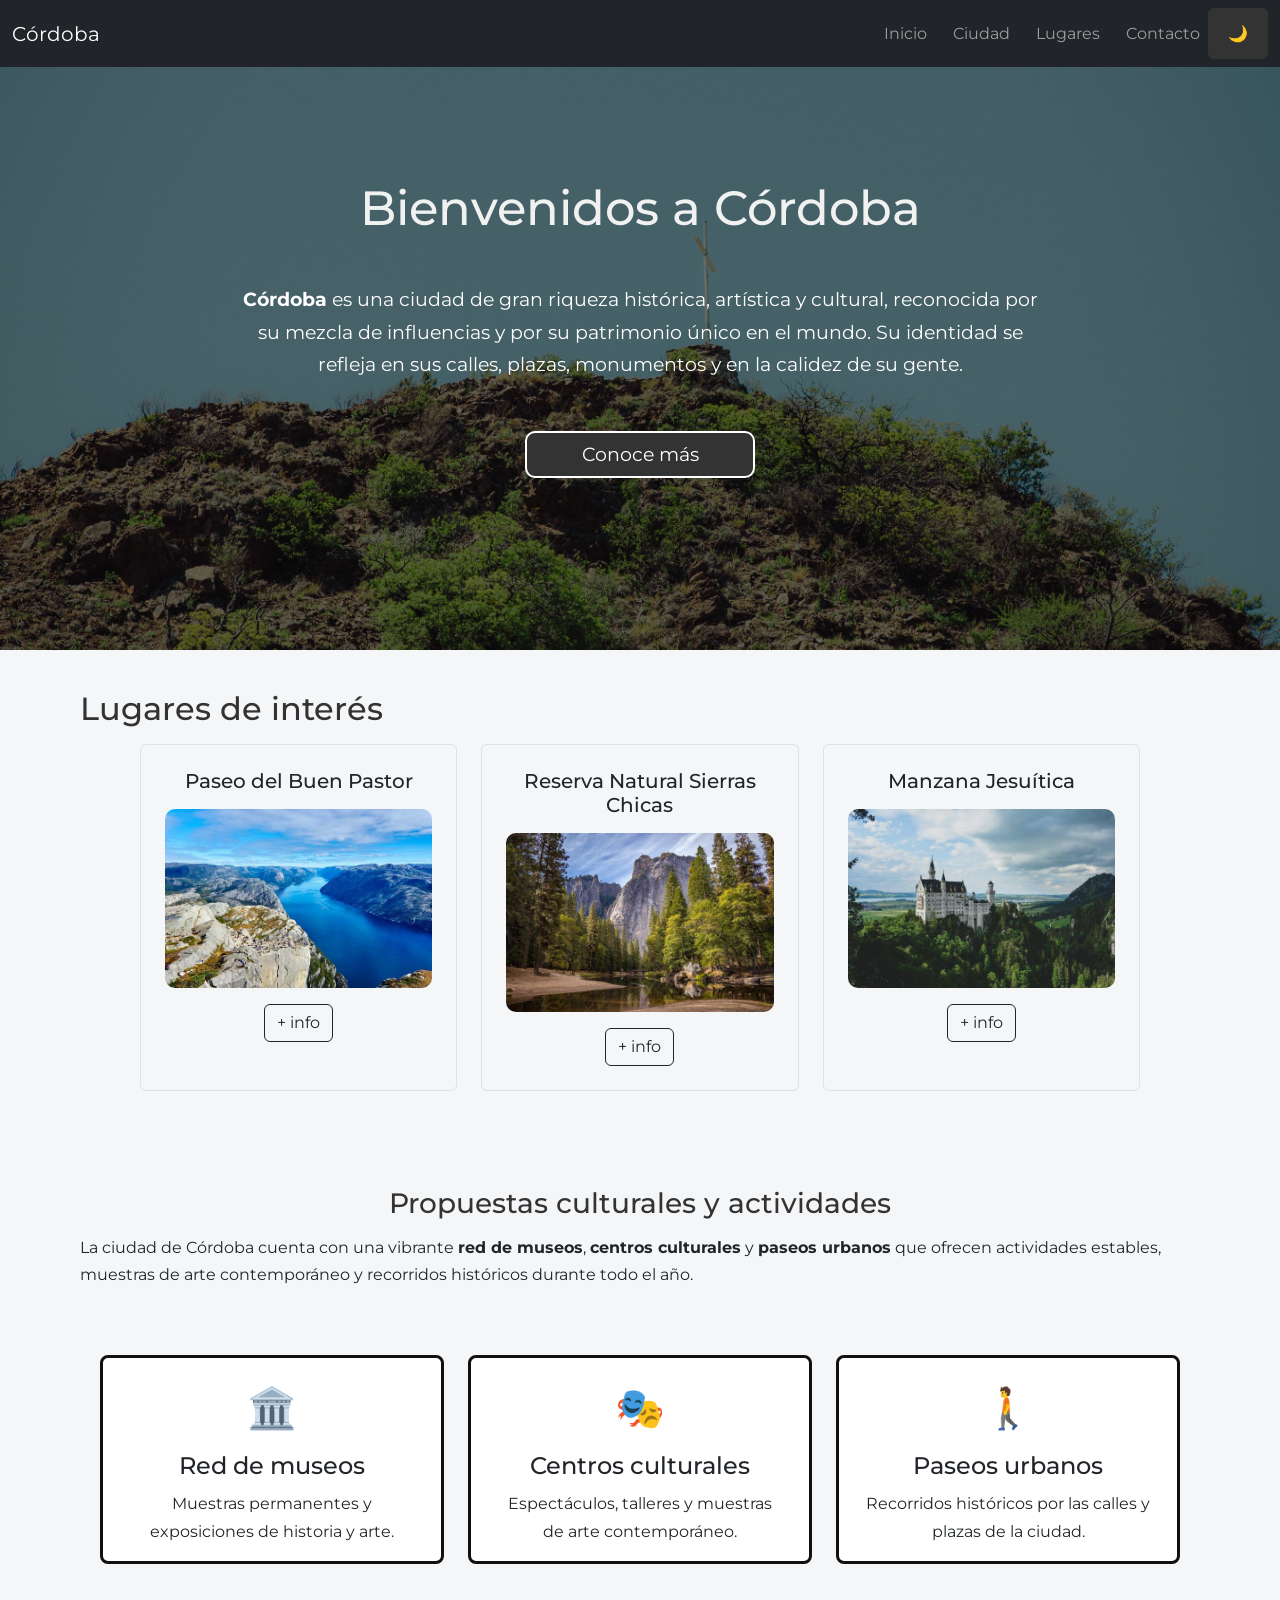
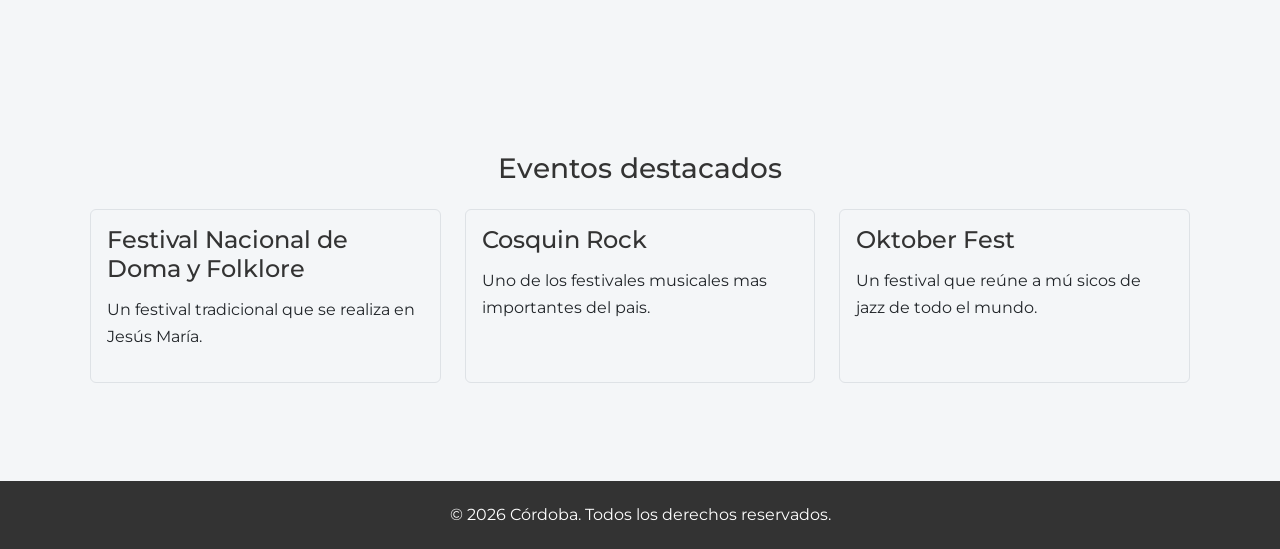
<file: index.html>
<!DOCTYPE html>
<html lang="es">
<head>
    <meta charset="UTF-8">
    <meta name="viewport" content="width=device-width, initial-scale=1.0">
    <title>Inicio | Córdoba</title>
    <link href="https://cdn.jsdelivr.net/npm/bootstrap@5.3.3/dist/css/bootstrap.min.css" rel="stylesheet">
    <link rel="stylesheet" href="css/estilos.css">
    <link rel="preconnect" href="https://fonts.googleapis.com">
<link rel="preconnect" href="https://fonts.gstatic.com" crossorigin>
<link href="https://fonts.googleapis.com/css2?family=Montserrat:ital,wght@0,100..900;1,100..900&display=swap" rel="stylesheet">
</head>
<body>
    <header>
        <nav class="navbar navbar-expand-lg navbar-dark bg-dark fixed-top" aria-label="Navegación principal">
            <div class="container-fluid">
                <!-- Navbar Brand / Logo -->
                <a class="navbar-brand" href="index.html">Córdoba</a>

                <!-- Botón Hamburguesa para celulares -->
                <button class="navbar-toggler" type="button" data-bs-toggle="collapse" data-bs-target="#navbarNav" aria-controls="navbarNav" aria-expanded="false" aria-label="Toggle navigation">
                    <span class="navbar-toggler-icon"></span>
                </button>
               
                <!-- Links del menú colapsables -->
                <div class="collapse navbar-collapse justify-content-end" id="navbarNav">
                    <ul class="navbar-nav menu">
                        <li class="nav-item"><a class="nav-link" href="index.html">Inicio</a></li>
                        <li class="nav-item"><a class="nav-link" href="ciudad.html">Ciudad</a></li>
                        <li class="nav-item"><a class="nav-link" href="lugares.html">Lugares</a></li>
                        <li class="nav-item"><a class="nav-link" href="contacto.html">Contacto</a></li>
                    </ul>
                    <button id="btn-modo">🌙</button>
                </div>
            </div>
        </nav>
    </header>

    <main aria-label="Contenido principal">

    <!-- Banner -->
    <section class="banner">
    <div class="contenido">
        <h1 id="titulo-principal">Bienvenidos a Córdoba</h1>

        <div class="descripcion">
            <p>
                <strong>Córdoba</strong> es una ciudad de gran riqueza histórica, artística y cultural,
                reconocida por su mezcla de influencias y por su patrimonio único en el mundo.
                Su identidad se refleja en sus calles, plazas, monumentos y en la calidez de su gente.
            </p>

            <div class="boton">
                <a href="ciudad.html">Conoce más</a>
            </div>
          </div>
        </div>
      </section>

<!-- Sección de lugares de interés -->
    <section aria-labelledby="lugares-titulo">
        <h2 id="lugares-titulo">Lugares de interés</h2>
         <div class="lugares">
           <ul class="row g-4 list-unstyled justify-content-center">
             <li class="col-12 col-md-4">
             <div class="tarjeta p-4 text-center rounded border h-100">
             <h3 class="h5">Paseo del Buen Pastor</h3>
            <img src="img/paseo-cba.jpg" alt="Paseo del Buen Pastor" class="img-fluid">
             <a href="lugares.html" class="btn btn-outline-dark">+ info</a>
         </div>
       </li>
      <li class="col-12 col-md-4">
        <div class="tarjeta p-4 text-center rounded border h-100">
            <h3 class="h5">Reserva Natural Sierras Chicas</h3>
            <img src="img/sierrachica-cba.jpg" alt="Reserva Natural Sierras Chicas" class="img-fluid">
             <a href="lugares.html" class="btn btn-outline-dark">+ info</a>
        </div>
      </li>
    <li class="col-12 col-md-4">
        <div class="tarjeta p-4 text-center rounded border h-100">
         <h3 class="h5">Manzana Jesuítica</h3>
         <img src="img/manzana-cba.jpg" alt="Manzana Jesuítica" class="img-fluid">
          <a href="lugares.html" class="btn btn-outline-dark">+ info</a>
        </div>
       </li>
      </ul>
            </div>
        </section>

<!-- Sección de propuestas culturales y actividades -->
        <section aria-labelledby="cultura-titulo">
            <h3 id="cultura-titulo">Propuestas culturales y actividades</h3>
            <p>
                La ciudad de Córdoba cuenta con una vibrante <strong>red de museos</strong>, <strong>centros culturales</strong> y <strong>paseos urbanos</strong> que ofrecen actividades estables,
                muestras de arte contemporáneo y recorridos históricos durante todo el año.
            </p>

    <div class="container">
        <div class="row g-4">
            <div class="col-12 col-md-4">
                <div class="card h-100 text-center">
                    <div class="card-body">
                        <div class="fs-1" aria-hidden="true">🏛️</div>
                        <h3 class="card-title h5">Red de museos</h3>
                        <p class="card-text">Muestras permanentes y exposiciones de historia y arte.</p>
                    </div>
                </div>
            </div>

            <div class="col-12 col-md-4">
                <div class="card h-100 text-center">
                    <div class="card-body">
                        <div class="fs-1" aria-hidden="true">🎭</div>
                        <h3 class="card-title h5">Centros culturales</h3>
                        <p class="card-text">Espectáculos, talleres y muestras de arte contemporáneo.</p>
                    </div>
                </div>
            </div>

            <div class="col-12 col-md-4">
                <div class="card h-100 text-center">
                    <div class="card-body">
                        <div class="fs-1" aria-hidden="true">🚶</div>
                        <h3 class="card-title h5">Paseos urbanos</h3>
                        <p class="card-text">Recorridos históricos por las calles y plazas de la ciudad.</p>
                    </div>
                </div>
            </div>
        </div>
        </section>

<!-- Sección de eventos destacados -->
        <aside class="eventos-section container my-5" aria-labelledby="eventos-titulo">
            <h3 id="eventos-titulo" class="text-center mb-4">
                Eventos destacados</h3>
            <div class="row g-4">
                <div class="col-12 col-md-4">
                    <div class="border rounded p-3 h-100">
                        <h4>Festival Nacional de Doma y Folklore</h4>
                        <p>Un festival tradicional que se realiza en Jesús María.</p>
                    </div>
                </div>

                <div class="col-12 col-md-4">
                    <div class="border rounded p-3 h-100">
                        <h4>Cosquin Rock</h4>
                        <p>Uno de los festivales musicales mas importantes del pais.</p>
                    </div>
                </div>
                <div class="col-12 col-md-4">
                    <div class="border rounded p-3 h-100">
                        <h4>Oktober Fest</h4>
                        <p>Un festival que reúne a mú sicos de jazz de todo el mundo.</p>
                    </div>
                </div>
            </div>


            
        </aside>
    </main>

    <footer>
        
        <p>&copy; 2026 Córdoba. Todos los derechos reservados.</p>
    </footer>
   
    <script src="https://cdn.jsdelivr.net/npm/bootstrap@5.3.3/dist/js/bootstrap.bundle.min.js"></script>
    <script src="js/main.js"></script>
</body>
</html>
</file>
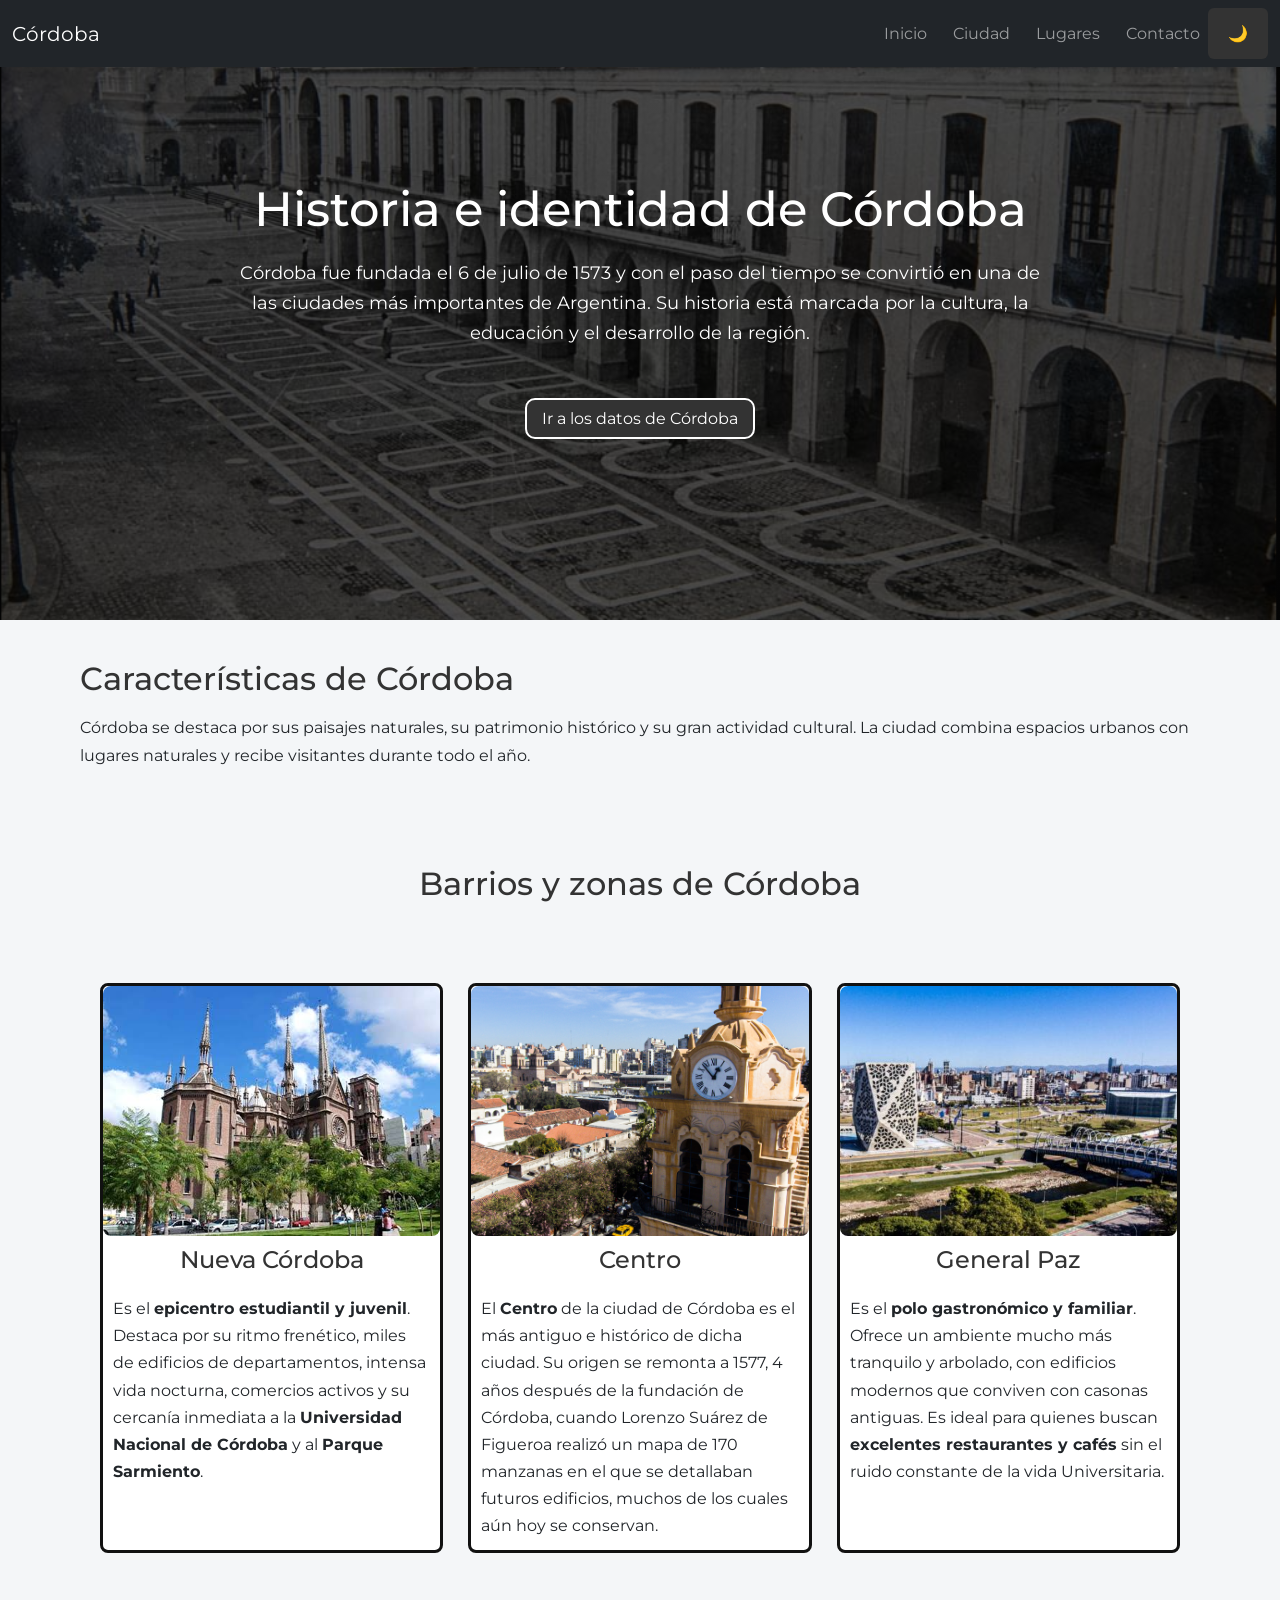
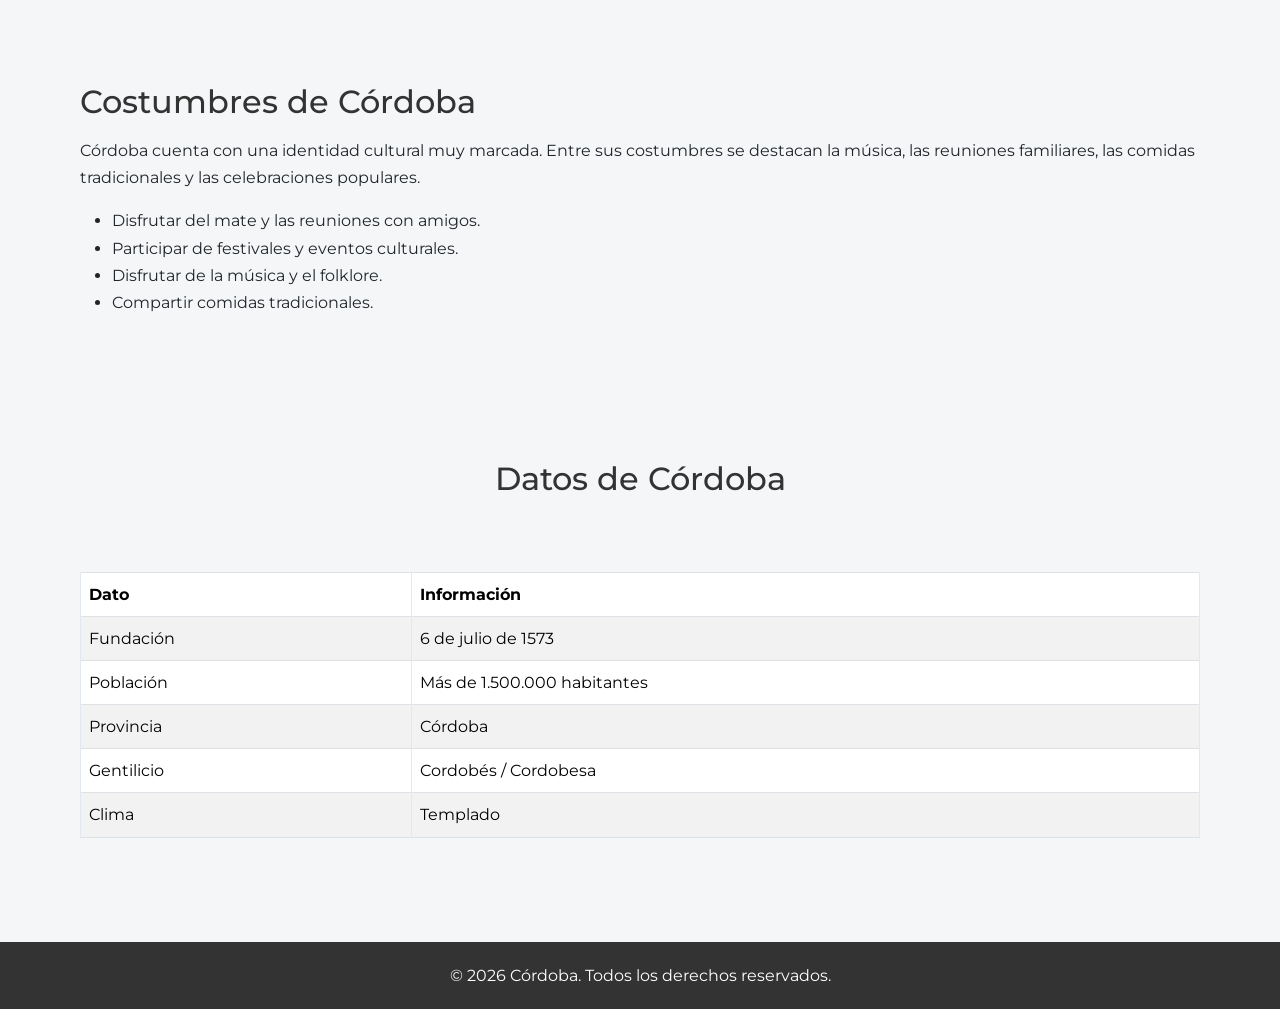
<file: ciudad.html>
<!DOCTYPE html>
<html lang="es">
<head>
    <meta charset="UTF-8">
    <meta name="viewport" content="width=device-width, initial-scale=1.0">
    <link href="https://cdn.jsdelivr.net/npm/bootstrap@5.3.3/dist/css/bootstrap.min.css" rel="stylesheet">
    <title>Ciudad | Córdoba</title>
    <link rel="stylesheet" href="css/estilos.css">
    <link rel="preconnect" href="https://fonts.googleapis.com">
    <link rel="preconnect" href="https://fonts.gstatic.com/" crossorigin>
    <link href="https://fonts.googleapis.com/css2?family=Montserrat:ital,wght@0,100..900;1,100..900&display=swap" rel="stylesheet">

</head>

<body>
    <header>
        <nav class="navbar navbar-expand-lg navbar-dark bg-dark fixed-top" aria-label="Navegación principal">
            <div class="container-fluid">
                <!-- Navbar Brand / Logo -->
                <a class="navbar-brand" href="index.html">Córdoba</a>

                <!-- Botón Hamburguesa para celulares -->
                <button class="navbar-toggler" type="button" data-bs-toggle="collapse" data-bs-target="#navbarNav" aria-controls="navbarNav" aria-expanded="false" aria-label="Toggle navigation">
                    <span class="navbar-toggler-icon"></span>
                </button>

                <!-- Links del menú colapsables -->
                <div class="collapse navbar-collapse justify-content-end" id="navbarNav">
                    <ul class="navbar-nav menu">
                        <li class="nav-item"><a class="nav-link" href="index.html">Inicio</a></li>
                        <li class="nav-item"><a class="nav-link" href="ciudad.html">Ciudad</a></li>
                        <li class="nav-item"><a class="nav-link" href="lugares.html">Lugares</a></li>
                        <li class="nav-item"><a class="nav-link" href="contacto.html">Contacto</a></li>
                    </ul>
                    <button id="btn-modo">🌙</button>
                </div>
            </div>
        </nav>
    </header>

    <main aria-label="Contenido principal">
    <section class="hero">
    <h1>Historia e identidad de Córdoba</h1>

    <p>
        Córdoba fue fundada el 6 de julio de 1573 y con el paso del tiempo se convirtió
        en una de las ciudades más importantes de Argentina. Su historia
        está marcada por la cultura, la educación y el desarrollo de la región.
    </p>

    <div class="boton">
        <a href="#datos">Ir a los datos de Córdoba</a>
    </div>
    </section>
    <section>
    <h2>Características de Córdoba</h2>

    <p>
        Córdoba se destaca por sus paisajes naturales, su patrimonio
        histórico y su gran actividad cultural. La ciudad combina
        espacios urbanos con lugares naturales y recibe visitantes
        durante todo el año.
    </p>
    </section>
    <section class="barrios">
    <h2 >Barrios y zonas de Córdoba</h2>
    <div class="container">
     <article class="card">
        <img src="img/Nueva cordoba.png"
         alt="Imagen de Nueva Córdoba">
        <h3>Nueva Córdoba</h3>
        <p>
        Es el <strong>epicentro estudiantil y juvenil</strong>. Destaca por su ritmo frenético, 
        miles de edificios de departamentos, intensa vida nocturna,
        comercios activos y su cercanía inmediata a la <strong>Universidad Nacional de Córdoba</strong> y al <strong>Parque Sarmiento</strong>.
        </p>
    </article>
    <article class="card">
        <img src="img/Iglesia-Catedral-10.png"
         alt="Imagen de Centro">
        <h3>Centro</h3>
        <p>
            El <strong>Centro</strong> de la ciudad de Córdoba es el más antiguo e histórico de dicha ciudad. 
            Su origen se remonta a 1577, 4 años después de la fundación de Córdoba,
            cuando Lorenzo Suárez de Figueroa realizó un mapa de 170 manzanas en el que se detallaban futuros edificios,
            muchos de los cuales aún hoy se conservan.

        </p>
    </article >

    <article class="card">
        <img src="img/general paz.png"
         alt="Imagen de General Paz">
        <h3>General Paz</h3>
        <p>
           Es el <strong>polo gastronómico y familiar</strong>. Ofrece un ambiente mucho más tranquilo y arbolado, 
           con edificios modernos que conviven con casonas antiguas. 
           Es ideal para quienes buscan <strong>excelentes restaurantes y cafés</strong> sin el ruido constante de la vida Universitaria.

        </p>
    </article>


     </div>

    </section>
    <section class="costumbres">
    <h2>Costumbres de Córdoba</h2>

    <p>
        Córdoba cuenta con una identidad cultural muy marcada.
        Entre sus costumbres se destacan la música, las reuniones
        familiares, las comidas tradicionales y las celebraciones populares.
    </p>

    <ul>
        <li>Disfrutar del mate y las reuniones con amigos.</li>
        <li>Participar de festivales y eventos culturales.</li>
        <li>Disfrutar de la música y el folklore.</li>
        <li>Compartir comidas tradicionales.</li>
    </ul>
    </section>
<section id="datos" class="container my-5">
    <h2 class="mb-4">Datos de Córdoba</h2>

    <table class="table table-striped table-bordered table-hover">
        <thead>
            <tr>
                <th>Dato</th>
                <th>Información</th>
            </tr>
        </thead>

        <tbody>
            <tr>
                <td>Fundación</td>
                <td>6 de julio de 1573</td>
            </tr>

            <tr>
                <td>Población</td>
                <td>Más de 1.500.000 habitantes</td>
            </tr>

            <tr>
                <td>Provincia</td>
                <td>Córdoba</td>
            </tr>

            <tr>
                <td>Gentilicio</td>
                <td>Cordobés / Cordobesa</td>
            </tr>

            <tr>
                <td>Clima</td>
                <td>Templado</td>
            </tr>
        </tbody>
    </table>
</section> 
    
    
    </section>
    </main>

    <footer>
        <p>&copy; 2026 Córdoba. Todos los derechos reservados.</p>
    </footer>
    <script src="https://cdn.jsdelivr.net/npm/bootstrap@5.3.3/dist/js/bootstrap.bundle.min.js"></script>
    <script src="js/main.js"></script>
</body>
</html>
</file>
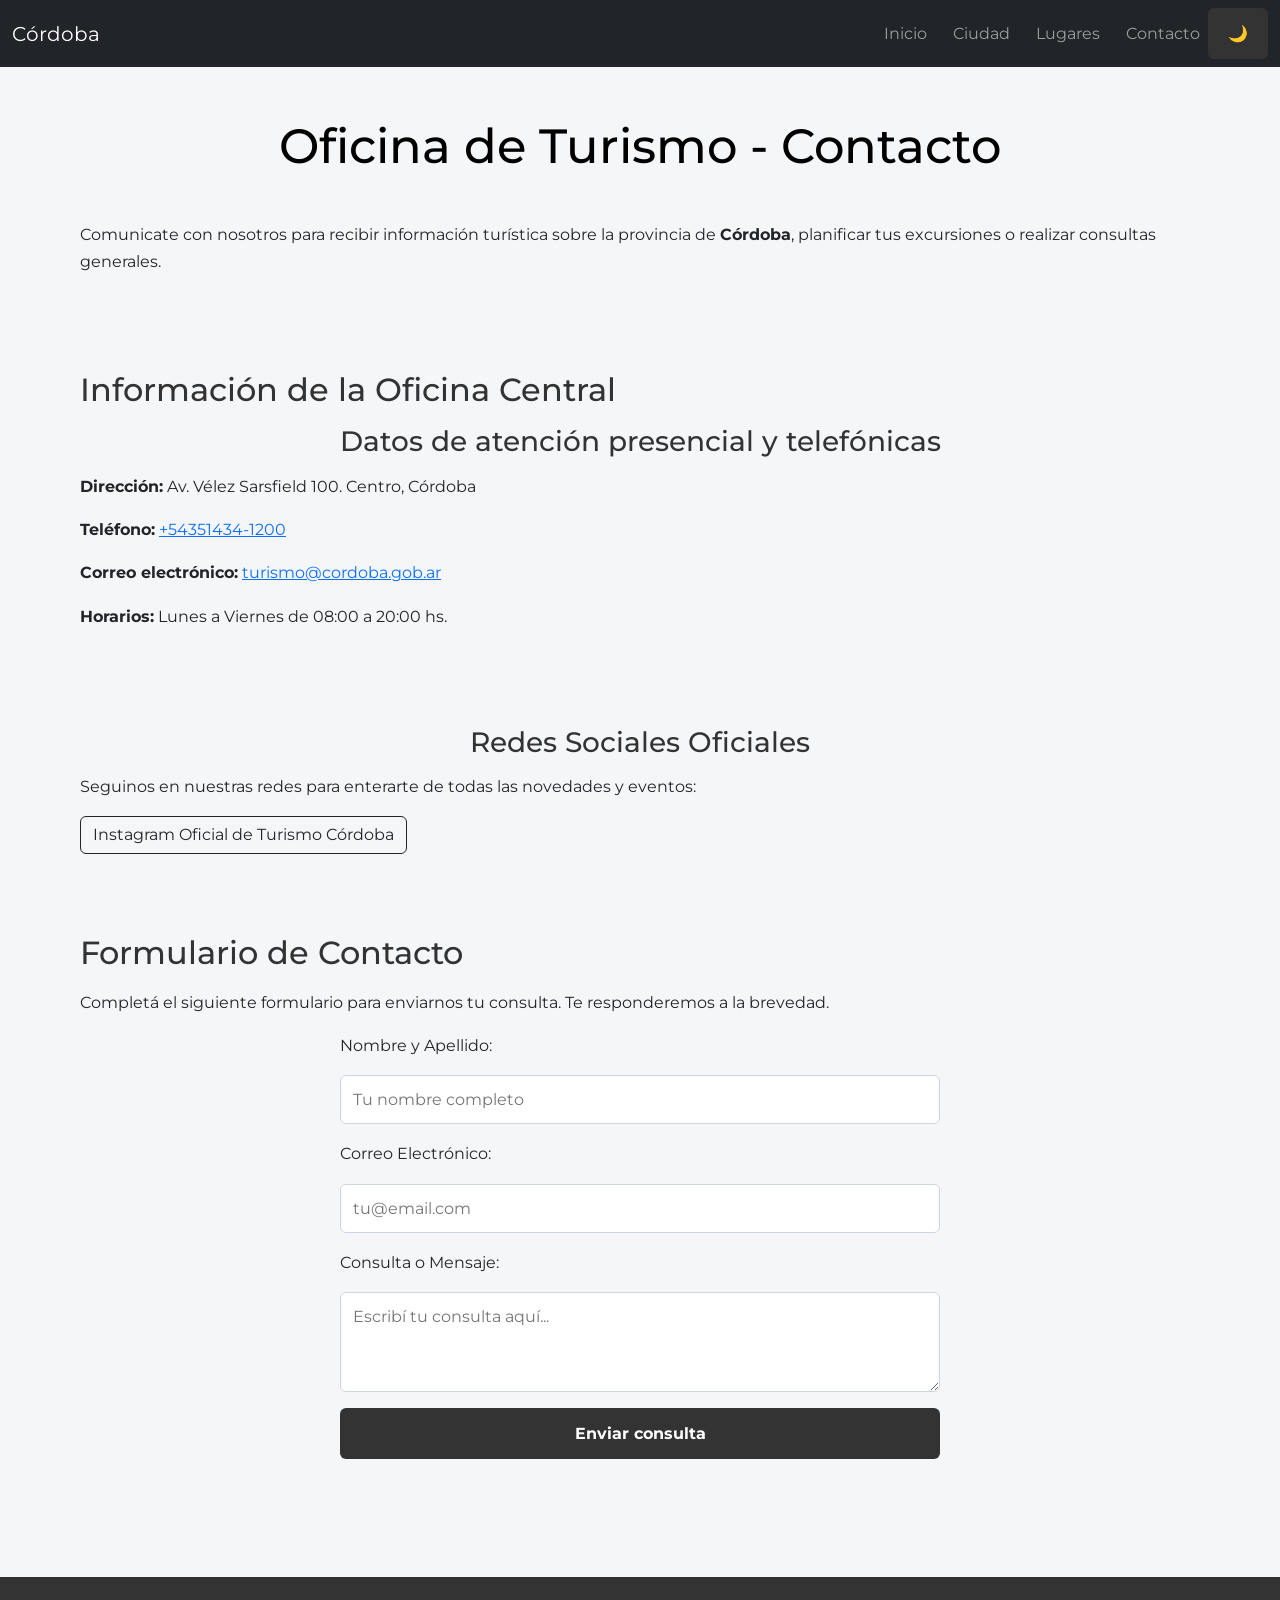
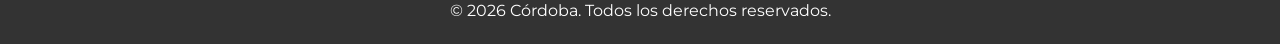
<file: contacto.html>
<!DOCTYPE html>
<html lang="es">
<head>
    <meta charset="UTF-8">
    <meta name="viewport" 
    content="width=device-width, 
    initial-scale=1.0">
    <title>Contacto</title>
    <link href="https://cdn.jsdelivr.net/npm/bootstrap@5.3.3/dist/css/bootstrap.min.css" rel="stylesheet">
    <meta name="description"
    content="Información de contacto">
    <link rel="stylesheet" href="css/estilos.css"> 
    <link rel="preconnect" href="https://fonts.googleapis.com">
    <link rel="preconnect" href="https://fonts.gstatic.com" crossorigin>
    <link href="https://fonts.googleapis.com/css2?family=Montserrat:ital,wght@0,100..900;1,100..900&display=swap" rel="stylesheet">
</head>


<body class="contacto">
<header>
        <nav class="navbar navbar-expand-lg navbar-dark bg-dark fixed-top" aria-label="Navegación principal">
            <div class="container-fluid">
                <!-- Navbar Brand / Logo -->
                <a class="navbar-brand" href="index.html">Córdoba</a>

                <!-- Botón Hamburguesa para celulares -->
                <button class="navbar-toggler" type="button" data-bs-toggle="collapse" data-bs-target="#navbarNav" aria-controls="navbarNav" aria-expanded="false" aria-label="Toggle navigation">
                    <span class="navbar-toggler-icon"></span>
                </button>

                <!-- Links del menú colapsables -->
                <div class="collapse navbar-collapse justify-content-end" id="navbarNav">
                    <ul class="navbar-nav menu">
                        <li class="nav-item"><a class="nav-link" href="index.html">Inicio</a></li>
                        <li class="nav-item"><a class="nav-link" href="ciudad.html">Ciudad</a></li>
                        <li class="nav-item"><a class="nav-link" href="lugares.html">Lugares</a></li>
                        <li class="nav-item"><a class="nav-link" href="contacto.html">Contacto</a></li>
                    </ul>
                    <button id="btn-modo">🌙</button>
                </div>
            </div>
        </nav>
    </header>


<main aria-label="Contenido principal">
    <section aria-labelledby="titulo-contacto">
    <h1 id="titulo-contacto">Oficina de Turismo - Contacto</h1>
    <p>Comunicate con nosotros para recibir información turística sobre la provincia de <strong>Córdoba</strong>, planificar tus excursiones o realizar consultas generales.</p>  
    </section>

    <section aria-labelledby="info-oficina">
        <h2 id="info-oficina">Información de la Oficina Central</h2>

        <article>
            <h3>Datos de atención presencial y telefónicas</h3>  
            <p><strong>Dirección:</strong> Av. Vélez Sarsfield 100. Centro, Córdoba</p>
            <p><strong>Teléfono:</strong> <a href="tel:+543514341200">+54351434-1200</a></p>
            <p><strong>Correo electrónico:</strong> <a href="mailto:turismo@cordoba.gob.ar">turismo@cordoba.gob.ar</a></p>
            <p><strong>Horarios:</strong> Lunes a Viernes de 08:00 a 20:00 hs.</p>
        </article>
    </section>
   <aside aria-labelledby="redes-sociales">
     <h3 id="redes-sociales">Redes Sociales Oficiales</h3>
     <p>Seguinos en nuestras redes para enterarte de todas las novedades y eventos:</p>
     <a class="btn btn-outline-dark" href="https://www.instagram.com" target="_blank" rel="noopener noreferrer">
        Instagram Oficial de Turismo Córdoba
    </a>
  </aside>
 <section aria-labelledby="formulario-contacto">
    <h2>Formulario de Contacto</h2>
    <p>Completá el siguiente formulario para enviarnos tu consulta. Te responderemos a la brevedad.</p>
      <form id="form-contacto" action="#" method="post" novalidate>
      <label for="nombre">Nombre y Apellido:</label>
     <input type="text" id="nombre" name="nombre" placeholder="Tu nombre completo" required>

     <label for="email">Correo Electrónico:</label>
     <input type="email" id="email" name="email" placeholder="tu@email.com" required>

     <label for="mensaje">Consulta o Mensaje:</label>
     <textarea id="mensaje" name="mensaje" placeholder="Escribí tu consulta aquí..." required></textarea>

     <button type="submit">Enviar consulta</button>
      <p id="resultado" role="alert"></p>
    </form>
 </section>
</main>


<footer>
    <p>&copy; 2026 Córdoba. Todos los derechos reservados.</p>
</footer>
<script src="https://cdn.jsdelivr.net/npm/bootstrap@5.3.3/dist/js/bootstrap.bundle.min.js"></script>
<script src="js/main.js"></script>
</body>
</html>
</file>
<file: css/estilos.css>
/* =========================
   Reset
   ========================= */

* {
  box-sizing: border-box;
}


/* =========================
   Body
   ========================= */

body {
  font-family: 'Montserrat', sans-serif;
  margin: 0;
  padding-top: 0;
  font-size: 16px;
  line-height: 1.7;
}
body.contacto {
  padding-top: 70px;
}
body.contacto h1 {
  color: #000;
}

#titulo-principal {
  color: #f1f1f1;
}


/* =========================
   Header
   ========================= */

header nav {
  display: flex;
  justify-content: space-between;
  align-items: center;
  background-color:#000;
  position: fixed;
  top: 0;
  left: 0;
  width: 100%;
  z-index: 10;
}


/* =========================
   Navegación
   ========================= */

header nav > a {
  color: white;
  padding: 14px 16px;
  text-decoration: none;
}

ul.menu {
  list-style-type: none;
  margin: 0;
  padding: 0;
  display: flex;
  gap: 10px;
}

ul li a {
  display: block;
  color: white;
  padding: 14px 16px;
  text-decoration: none;
}

ul li a:hover {
  background-color: #111111;
}


/* =========================
   Main
   ========================= */



main {
  margin: 0;
  padding-top: 0px;
}

main > section:not(.banner):not(.hero):not(.hero-lugares),
main > aside {
  max-width: 1200px;
  margin-left: auto;
  margin-right: auto;
  padding: 40px 40px;
}


/* =========================
   Banner - index.html
   ========================= */

.banner {
  height: 650px;
  background-image: linear-gradient(
    rgba(0, 0, 0, 0.5),
    rgba(0, 0, 0, 0.5)
  ), url("../img/fondo-1.jpg");
  background-size: cover;
  background-position: center;
  display: flex;
  justify-content: center;
  align-items: center;
  margin: 0; 
  padding: 20px;
}

.contenido {
  width: 100%;
  max-width: 900px;
}


/* =========================
   Descripción - index.html
   ========================= */

.descripcion {
  color: white;
  text-align: center;
  font-size: 1.2em;
  max-width: 800px;
  margin: 0 auto;
}


/* =========================
   Botones
   ========================= */

.boton {
  text-align: center;
  width: 230px;
  margin: 50px auto 0;
  background-color: #333;
  padding: 5px 10px;
  border-radius: 10px;
  border: 2px solid white;
}

.boton:hover {
  background-color: #111111;
  transition: 0.3s;
}

.boton a {
  color: white;
  text-decoration: none;
}


/* =========================
   Hero - ciudad.html
   ========================= */

.hero {
  height: 620px;
  background-image: linear-gradient(
    rgba(0, 0, 0, 0.7),
    rgba(0, 0, 0, 0.7)
  ), url("../img/cordoba-og.png");
  background-size: cover;
  background-position: center;
  display: flex;
  justify-content: center;
  align-items: center;
  flex-direction: column;
  margin: 0;
  padding: 20px;
}

.hero h1 {
  font-size: 3em;
  margin: 0 0 20px;
  text-align: center;
  color: white;
  padding: 0 80px;
}

.hero p {
  color: white;
  text-align: center;
  font-size: 1.1em;
  max-width: 800px;
  margin: 0 auto;
}

/* =========================
   Hero - lugares.html
   ========================= */

.hero-lugares {
  min-height: 520px;
  background-image: linear-gradient(
    rgba(0, 0, 0, 0.55),
    rgba(0, 0, 0, 0.55)
  ), url("../img/sierras-de-cordoba.jpg"); 
  background-size: cover;
  background-position: center;
  display: flex;
  justify-content: center;
  align-items: center;
  text-align: center;
  padding: 85px 20px 50px; 
}

.hero-lugares-contenido {
  max-width: 850px;
  color: #ffffff;
}

.hero-lugares h1 {
  color: #ffffff;
  font-size: 3em;
  margin: 0 0 15px;
  text-shadow: 2px 2px 6px rgba(0, 0, 0, 0.7);
}

.hero-lugares h2 {
  color: #f5f5f5;
  font-size: 1.5em;
  font-weight: 500;
  margin: 0 0 20px;
}

.hero-lugares p {
  color: #ffffff;
  font-size: 1.1em;
  line-height: 1.7;
  margin: 0 auto 25px;
}

.btn-hero-lugares {
  display: inline-block;
  padding: 10px 20px;
  color: #ffffff;
  text-decoration: none;
  border: 2px solid #ffffff;
  border-radius: 8px;
  background-color: rgba(0, 0, 0, 0.45);
}

.btn-hero-lugares:hover {
  background-color: #ffffff;
  color: #111111;
}

/* =========================
   Estilos de tarjetas - lugares.html
   ========================= */

body {
  background-color: #f4f6f8; 
}

.tarjeta-lugar {
  background-color: #ffffff;
  border: 1px solid #e0e4e8;
  border-radius: 12px;
  padding: 25px;
  margin-bottom: 30px;
  box-shadow: 0 4px 12px rgba(0, 0, 0, 0.06);
}

body.oscuro .tarjeta-lugar {
  background-color: #262626;
  border-color: #3d3d3d;
  box-shadow: 0 4px 12px rgba(0, 0, 0, 0.4);
}

#atractivos-principales {
  background-color: #9bdaba;
  border-radius: 14px;
  margin-top: 25px;
  margin-bottom: 25px;
}

body.oscuro #atractivos-principales {
  background-color: #202020;
}

/* =========================
   Secciones desplegables - lugares.html
   ========================= */

   .desplegable-seccion {
    background-color: #ffffff;
    border: 1px solid #d8dee4;
    border-radius: 12px;
    padding: 18px 22px;
    box-shadow: 0 4px 12px rgba(0,0,0,0.05);
   }

.desplegable-seccion summary {
  font-size: 1.5em;
  font-weight: 600;
  color: #333333;
  cursor: pointer;
}

.desplegable-seccion dl,
.desplegable-seccion ol {
  margin-top: 16px;
  margin-bottom: 4px;
  padding-left: 20px;
}

.desplegable-seccion dt {
  font-weight: 700;
  margin-top: 10px;
}

.desplegable-seccion dd {
  margin-left: 0;
  margin-bottom: 6px;
}

.desplegable-seccion ol li {
  margin-bottom: 8px;
}

/* Modo oscuro */
body.oscuro .desplegable-seccion {
  background-color: #262626;
  border-color: #3d3d3d;
  color: #f5f5f5;
  box-shadow: 0 4px 12px rgba(0, 0, 0, 0.35);
}

body.oscuro .desplegable-seccion summary,
body.oscuro .desplegable-seccion ol li {
  color: #f5f5f5;
}





/* =========================
   Contenedores y tarjetas
   ========================= */

.container {
    display: flex;
    justify-content: center;
    align-items: stretch;
    flex-wrap: wrap;
    gap: 25px;
    padding: 50px 20px;
}

.card {
    flex: 1 1 280px;
    max-width: 350px;
    border: 3px solid #111111;
    border-radius: 8px;
    overflow: hidden;
    background-color: white;
}

.card img {
    width: 100%;
    height: 250px;
    object-fit: cover;
    margin: 0;
}

.card h3 {
    font-size: 1.5em;
    margin: 10px;
}

.card p {
    font-size: 1em;
    margin: 10px;
}



/* =========================
   Barrios
   ========================= */

.barrios h2 {
  text-align: center;
  margin-bottom: 30px;
}


/* =========================
   Títulos
   ========================= */

h1 {
  font-size: 3em;
  margin-top: 8px;
  margin-bottom: 45px;
  text-align: center;
  color: #111111;
}

h2 {
  font-size: 2em;
  margin-bottom: 0.5em;
  color: #333333;
}

h3 {
  font-size: 1.75em;
  margin-bottom: 0.5em;
  text-align: center;
  color: #333333;
}

h4 {
  font-size: 1.5em;
  margin-bottom: 0.5em;
  color: #333333;
}


/* =========================
   Lugares - index.html
   ========================= */

.lugares {
  max-width: 1000px;
  margin: 0 auto;
}

.img-fluid {
  border-radius: 10px;
}


/* =========================
   Eventos destacados - index.html
   ========================= */

.eventos-section.container {
    display: block;
    gap: 0;
}

.eventos-section h3 {
    text-align: center;
    margin-bottom: 30px;
}


/* =========================
   Imágenes, Tablas y Formularios
   ========================= */

img {
  max-width: 100%;
  height: auto;
  border-radius: 8px;
  display: block;
  margin: 1rem 0;
}

article img {
  max-height: 380px;
  object-fit: cover;
}

table {
  width: 100%;
  border-collapse: collapse;
  margin: 1.5rem 0;
}

th, td {
  padding: 12px 15px;
  border: 1px solid #e2e8f0;
  text-align: left;
}

thead {
  background-color: #333;
  color: #ffffff;
}

tbody tr:nth-child(even) {
  background-color: #f7fafc;
}

/* =========================
   Formulario de contacto
   ========================= */

form {
  display: flex;
  flex-direction: column;
  gap: 1rem;
  max-width: 600px;
  margin: 1rem auto;
}

input[type="text"],
input[type="email"],
input[type="tel"],
textarea,
select {
  width: 100%;
  padding: 10px 12px;
  border: 1px solid #cbd5e0;
  border-radius: 6px;
  font-family: inherit;
  font-size: 1rem;
}

textarea {
  resize: vertical;
  min-height: 100px;
}

button, 
input[type="submit"] {
  background-color: #333;
  color: white;
  border: none;
  padding: 12px 20px;
  border-radius: 6px;
  font-weight: bold;
  cursor: pointer;
}

button:hover, 
input[type="submit"]:hover {
  background-color: #111111;
}
.error { color: red; }
.ok { color: green; }


/* =========================
   Footer
   ========================= */

footer {
    background-color: #333;
    color: white;
    text-align: center;
    padding: 20px;
    margin-top: 30px;
}

footer p {
    margin: 0;
}

/* ====================
Modo oscuro 
=================*/

body.oscuro header nav {
    background-color: #1a1a1a !important; /* Pasa a negro/gris oscuro al activar el modo oscuro */
    border-bottom: 2px solid #333 !important; /* Una línea divisoria sutil */
}

body.oscuro {
    background-color: #1a1a1a;
    color: #f5f5f5;
}
body.oscuro h2 {
    color: #f5f5f5;
}
body.oscuro h3 {
    color: #f5f5f5;
}
body.oscuro h4 {
    color: #f5f5f5;
}

body.oscuro li {
    color: #1a1a1a;
}

body.oscuro .card h3 {
    color: #222;
}

body.oscuro .costumbres ul li {
    color: #f5f5f5;
}

body.oscuro .lugares .btn-outline-dark {
    color: #fff;
    border-color: #fff;
}

body.oscuro .lugares .btn-outline-dark:hover {
    background-color: #fff;
    color: #000;
}
body.oscuro .card {
    background-color: #2b2b2b;
    border-color: #444;
}

body.oscuro .card .card-title,
body.oscuro .card .card-text {
    color: #f5f5f5;
   }
/* =========================
   Contacto
   ========================= */
body.oscuro.contacto h1 {
  color: #f5f5f5; 
}
body.oscuro aside .btn-outline-dark {
    color: #fff;
    border-color: #fff;
}

body.oscuro aside .btn-outline-dark:hover {
    background-color: #fff;
    color: #000;
}
</file>
